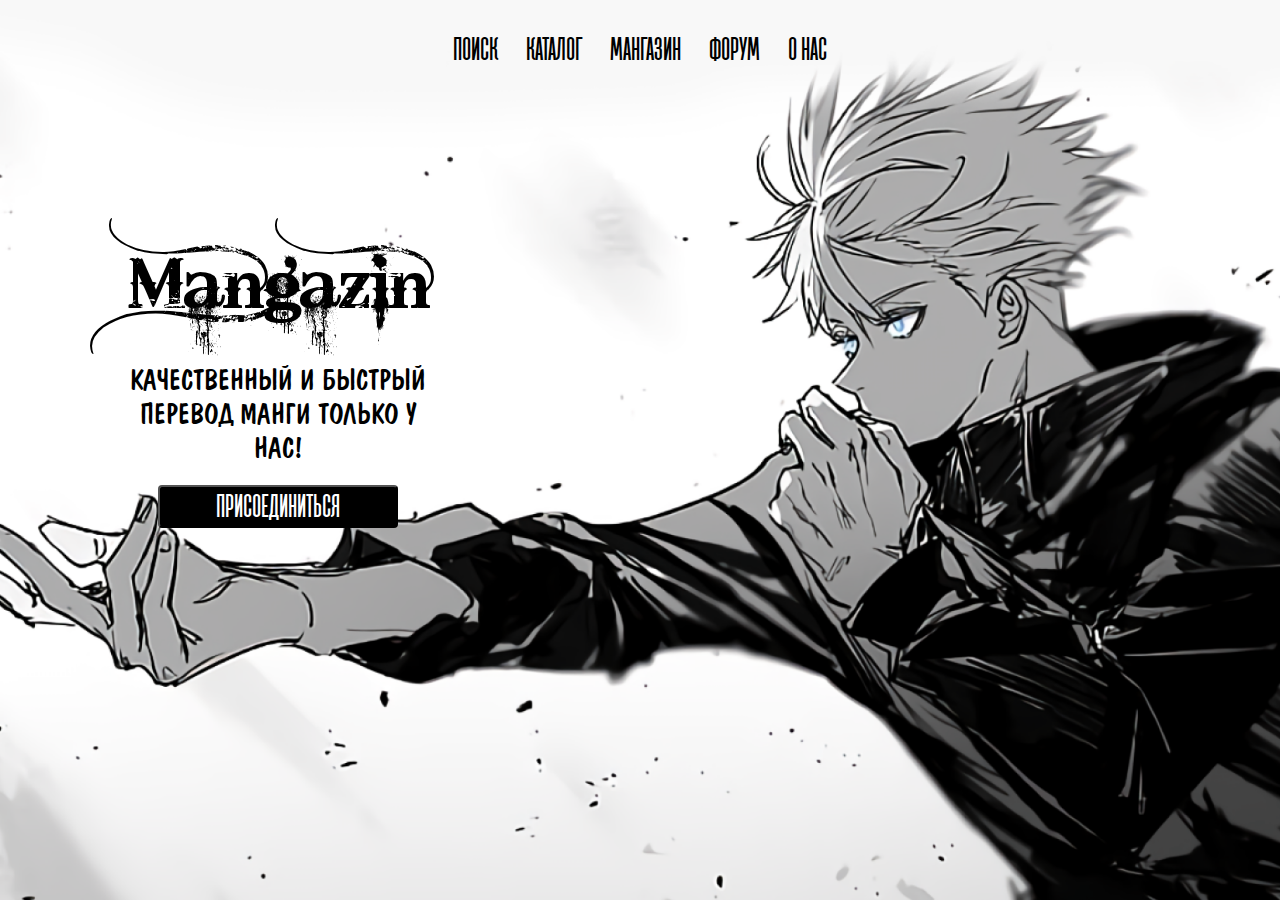
<file: index.html>
<!DOCTYPE html>
<html lang="en">
<head>
  <meta charset="UTF-8">
  <meta http-equiv="X-UA-Compatible" content="IE=edge">
  <meta name="viewport" content="width=device-width, initial-scale=1.0">
  <link rel="stylesheet" href="styles/common/style.css">
  <link rel="stylesheet" href="styles/common/header.css">
  <link rel="stylesheet" href="styles/pages/index.css">
  <title>Главная</title>
</head>
<body>
  <header>
    <div class="center">
      <a href="#">Поиск</a>
      <a href="#">Каталог</a>
      <a href="public/mangazin.html">Мангазин</a>
      <a href="public/forum.html">Форум</a>
      <a href="public/about.html">О нас</a>
    </div>
  </header>
  
  <div class="container">
    <div class="content">
      <h1><a href="public/mangazin.html">Mangazin</a></h1>
      <p>КАЧЕСТВЕННЫЙ И БЫСТРЫЙ ПЕРЕВОД МАНГИ ТОЛЬКО У НАС!</p>
      <button>ПРИСОЕДИНИТЬСЯ</button>
    </div>
  </div>
</body>
</html>
</file>
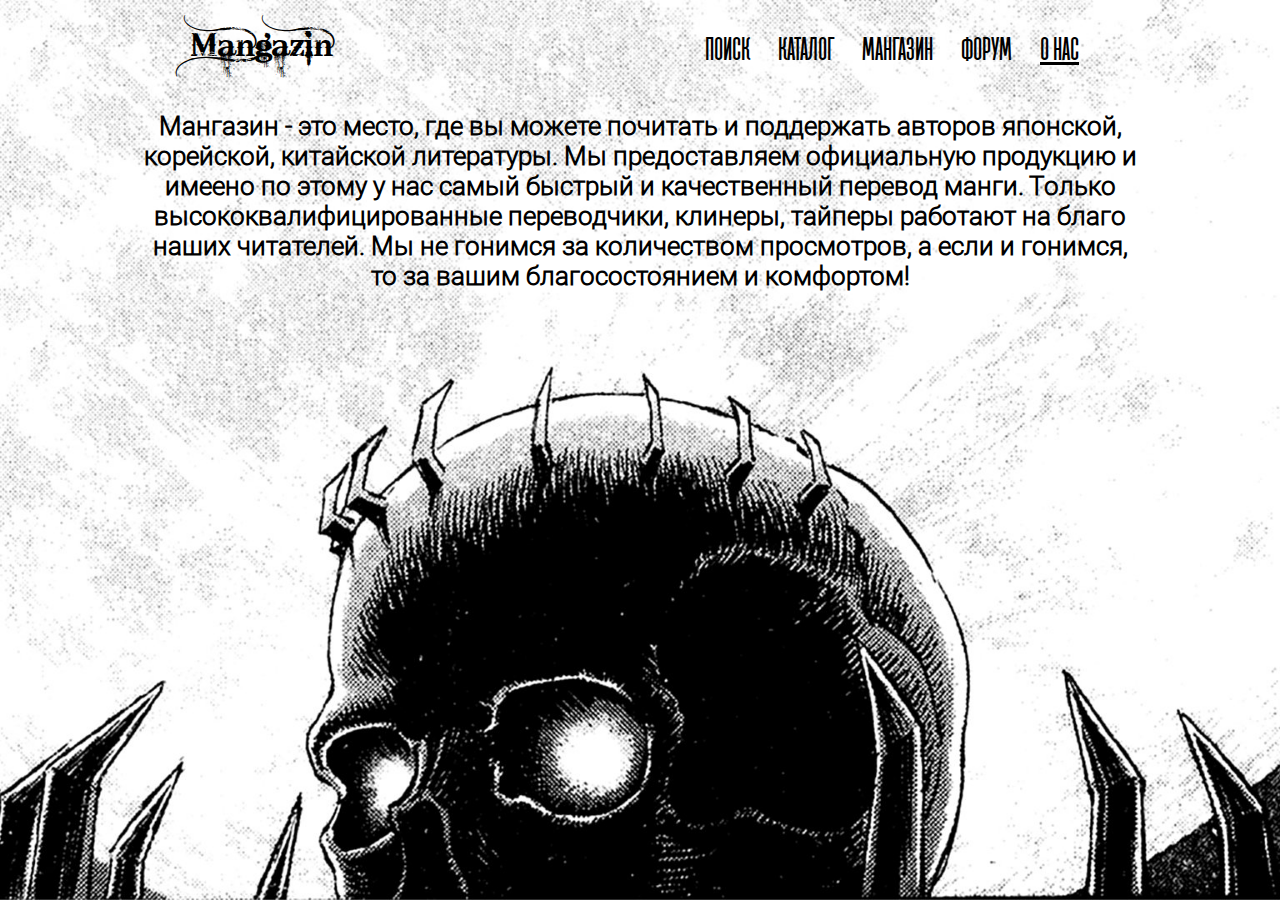
<file: public/about.html>
<!DOCTYPE html>
<html lang="en">
<head>
  <meta charset="UTF-8">
  <meta http-equiv="X-UA-Compatible" content="IE=edge">
  <meta name="viewport" content="width=device-width, initial-scale=1.0">
  <link rel="stylesheet" href="../styles/common/style.css">
  <link rel="stylesheet" href="../styles/common/header.css">
  <link rel="stylesheet" href="../styles/pages/about.css">
  <title>Document</title>
</head>
<body>
  <header>
    <a href="../index.html" class="logo">Mangazin</a>
    <div class="center">
      <a href="#">Поиск</a>
      <a href="#">Каталог</a>
      <a href="mangazin.html">Мангазин</a>
      <a href="forum.html">Форум</a>
      <a class="selected" href="">О нас</a>
    </div>
  </header>
  <div class="content">
    <p>Мангазин - это место, где вы можете почитать и поддержать авторов японской, корейской, китайской литературы. Мы предоставляем официальную продукцию 
      и имеено по этому у нас самый быстрый и качественный перевод манги. Только высококвалифицированные переводчики, клинеры, тайперы работают на благо наших читателей. Мы не гонимся за количеством просмотров, а если и гонимся, 
      то за вашим благосостоянием и комфортом!</p>
  </div>
</body>
</html>
</file>
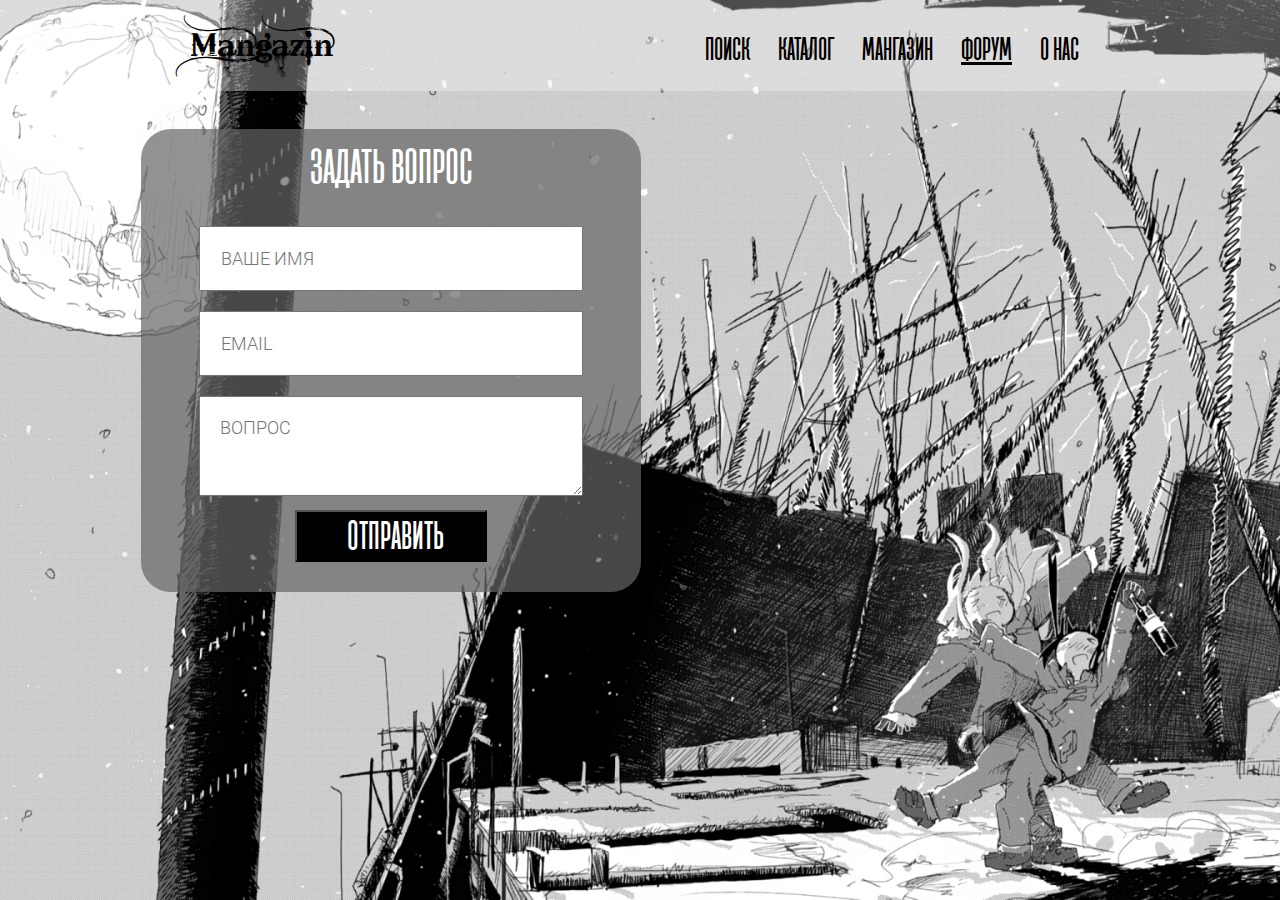
<file: public/forum.html>
<!DOCTYPE html>
<html lang="en">
<head>
  <meta charset="UTF-8">
  <meta http-equiv="X-UA-Compatible" content="IE=edge">
  <meta name="viewport" content="width=device-width, initial-scale=1.0">
  <link rel="stylesheet" href="../styles/common/style.css">
  <link rel="stylesheet" href="../styles/common/header.css">
  <link rel="stylesheet" href="../styles/pages/forum.css">
  <title>Document</title>
</head>
<body>
  <header>
    <a href="../index.html" class="logo">Mangazin</a>
    <div class="center">
      <a href="#">Поиск</a>
      <a href="#">Каталог</a>
      <a href="mangazin.html">Мангазин</a>
      <a class="selected" href="">Форум</a>
      <a href="about.html">О нас</a>
    </div>
  </header>

  <form class="forum-form">
    <h1>задать вопрос</h1>
    <input type="text" required placeholder="ВАШЕ ИМЯ"/><br />
    <input type="email" placeholder="EMAIL"/><br />
    <textarea placeholder="ВОПРОС" required></textarea><br />
    <button>ОТПРАВИТЬ</button>
  </form>
</body>
</html>
</file>
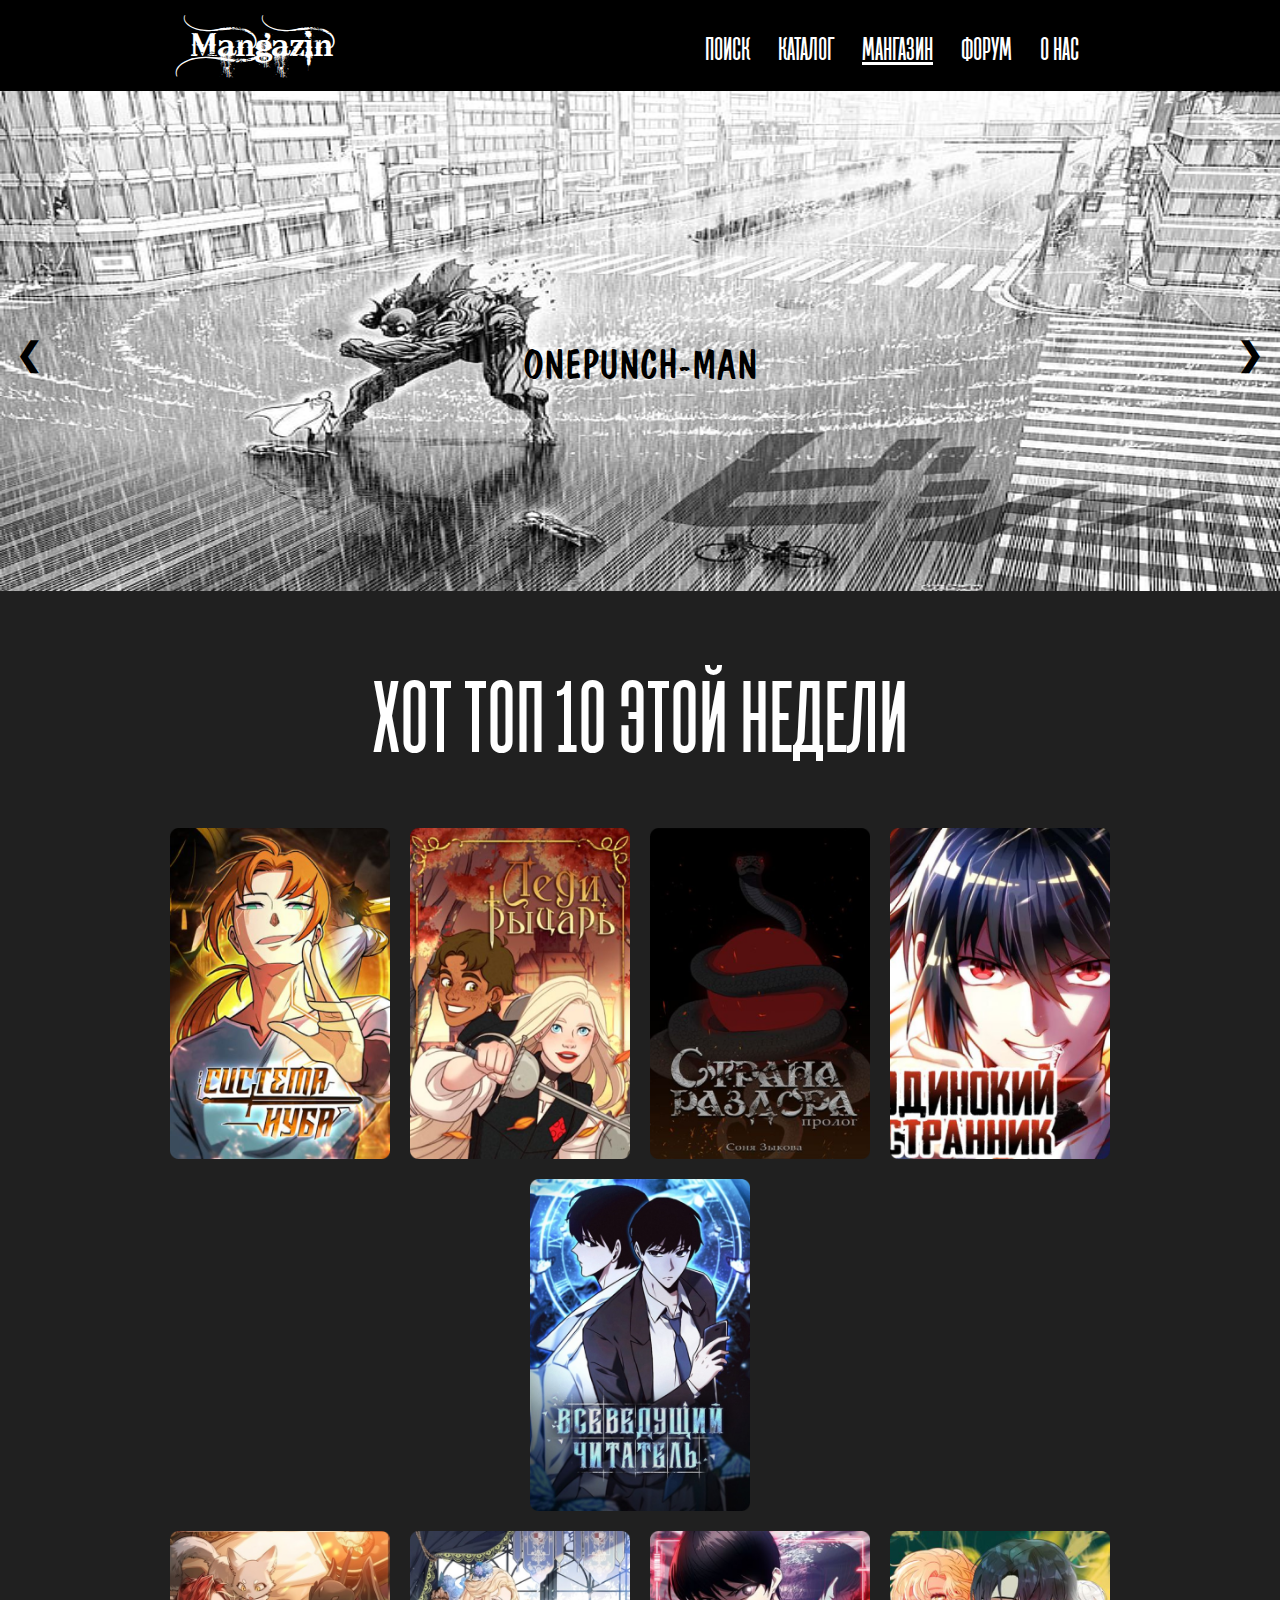
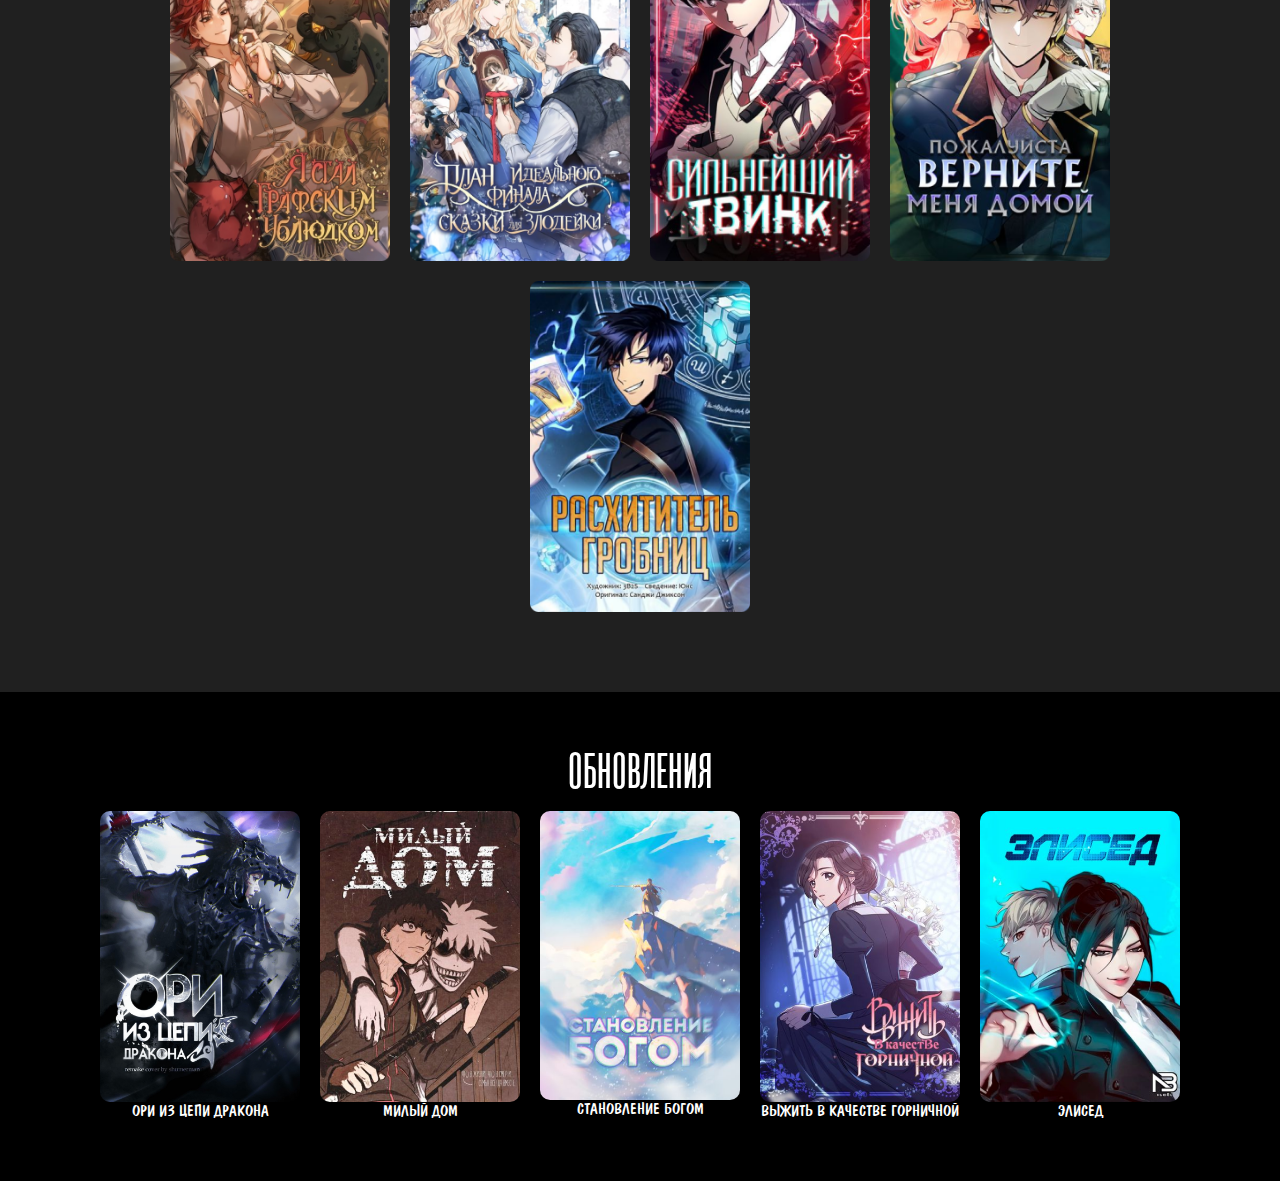
<file: public/mangazin.html>
<!DOCTYPE html>
<html lang="en">
<head>
  <meta charset="UTF-8">
  <meta http-equiv="X-UA-Compatible" content="IE=edge">
  <meta name="viewport" content="width=device-width, initial-scale=1.0">
  <link rel="stylesheet" href="../styles/common/style.css">
  <link rel="stylesheet" href="../styles/common/header.css">
  <link rel="stylesheet" href="../styles/pages/mangazin.css">
  <title>Главная</title>
</head>
<body>
  <header>
    <a href="../index.html" class="logo">Mangazin</a>
    <div class="center">
      <a href="#">Поиск</a>
      <a href="#">Каталог</a>
      <a class="selected" href="">Мангазин</a>
      <a href="forum.html">Форум</a>
      <a href="about.html">О нас</a>
    </div>
  </header>
  <div class="preview-container">
    <div class="slideshow-container">
      <div class="my-slides fade">
        <img src="../images/slider/1.jpg"/>
        <div class="text onepunch">onepunch-man</div>
      </div>
      <div class="my-slides fade">
        <img src="../images/slider/2.jpg"/>
        <div class="text volleyball">volleyball</div>
      </div>
      <div class="my-slides fade">
        <img src="../images/slider/3.png"/>
        <div class="text bleach">bleach</div>
      </div>
      <div class="my-slides fade">
        <img src="../images/slider/4.jpg"/>
        <div class="text"></div>
      </div>
      
    <a class="prev" id="prev" onclick="plusSlides(-1)">&#10094;</a>
    <a class="next" id="next" onclick="plusSlides(1)">&#10095;</a>
    </div>
  </div>
  <div class="top-container">
    <h2>хот топ 10 этой недели</h2>
    <div class="image-container">
        <img src="../images/hottop/1.png"/>
        <img src="../images/hottop/2.png"/>
        <img src="../images/hottop/3.png"/>
        <img src="../images/hottop/4.png"/>
        <img src="../images/hottop/5.png"/>
    </div>
    <div class="image-container">
        <img src="../images/hottop/6.png"/>
        <img src="../images/hottop/7.png"/>
        <img src="../images/hottop/8.png"/>
        <img src="../images/hottop/9.png"/>
        <img src="../images/hottop/10.png"/>
    </div>
  </div>
  <div class="update-container">
    <h2>обновления</h2>
    <div class="image-container">
      <div class="card">
        <img src="../images/updates/1.png"/>
        <p>
          <a href="preview.html">
            ори из цепи дракона</p>
          </a>
      </div>
      <div class="card">
        <img src="../images/updates/2.png"/>
        <p>милый дом</p>
      </div>
      <div class="card">
        <img src="../images/updates/3.png"/>
        <p>становление богом</p>
      </div>
      <div class="card">
        <img src="../images/updates/4.png"/>
        <p>выжить в качестве горничной</p>
      </div>
      <div class="card">
        <img src="../images/updates/5.png"/>
        <p>элисед</p>
      </div>
    </div>
  </div>
  <script src="../scripts/slider.js"></script>
</body>
</html>
</file>
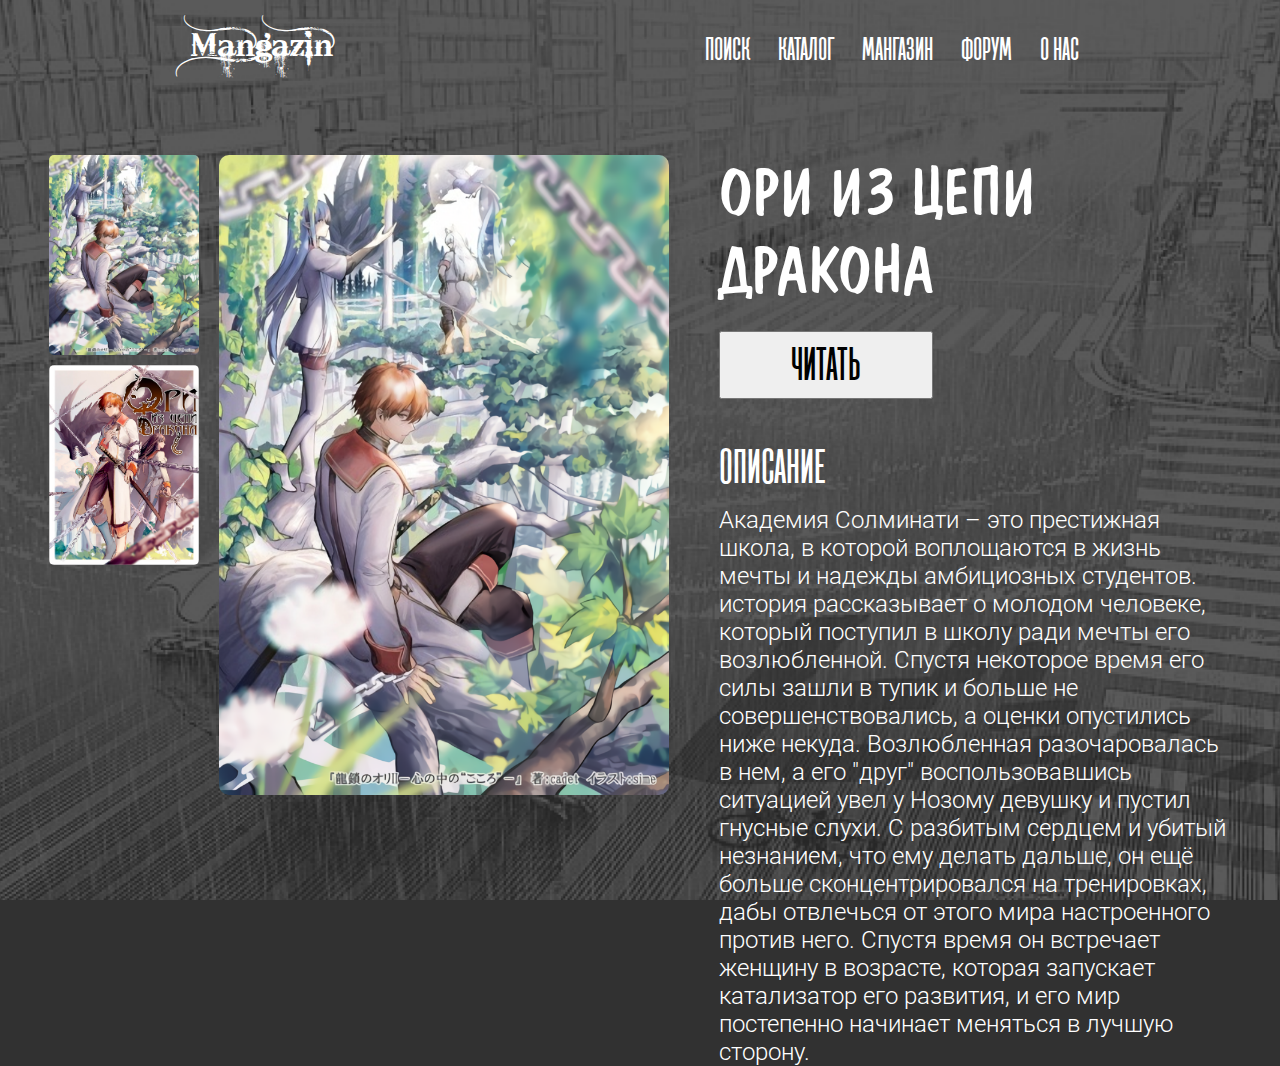
<file: public/preview.html>
<!DOCTYPE html>
<html lang="en">
<head>
  <meta charset="UTF-8">
  <meta http-equiv="X-UA-Compatible" content="IE=edge">
  <meta name="viewport" content="width=device-width, initial-scale=1.0">
  <link rel="stylesheet" href="../styles/common/style.css">
  <link rel="stylesheet" href="../styles/common/header.css">
  <link rel="stylesheet" href="../styles/pages/preview.css">
  <title>Ори из цепи дракона</title>
</head>
<body>
  <header>
    <a href="../index.html" class="logo">Mangazin</a>
    <div class="center">
      <a href="#">Поиск</a>
      <a href="#">Каталог</a>
      <a href="mangazin.html">Мангазин</a>
      <a href="forum.html">Форум</a>
      <a href="about.html">О нас</a>
    </div>
  </header>
  <div class="preview-container">
    <div class="image-container">
      <div class="image-list">
        <img id="firstImage" src="../images/preview/1.png"/>
        <img id="secondImage" src="../images/preview/2.png"/>
      </div>
      <div class="main-image">
        <img id="image-preview" src="../images/preview/1.png" width="450" height="640" />
      </div>
    </div>
    <div class="info-container">
      <h1>ори из цепи дракона</h1>
      <button>ЧИТАТЬ</button>
      <h2>описание</h2>
      <p>Академия Солминати – это престижная школа, в которой воплощаются в жизнь мечты и надежды амбициозных студентов. история рассказывает о молодом человеке, который поступил в школу ради мечты его возлюбленной. Спустя некоторое время его силы зашли в тупик и больше не совершенствовались, а оценки опустились ниже некуда. Возлюбленная разочаровалась в нем, а его "друг" воспользовавшись ситуацией увел у Нозому девушку и пустил гнусные слухи. С разбитым сердцем и убитый незнанием, что ему делать дальше, он ещё больше сконцентрировался на тренировках, дабы отвлечься от этого мира настроенного против него. Спустя время он встречает женщину в возрасте, которая запускает катализатор его развития, и его мир постепенно начинает 
        меняться в лучшую сторону.</p>
    </div>
  </div>
  <script src="../scripts/imageSelector.js"></script>
</body>
</html>
</file>
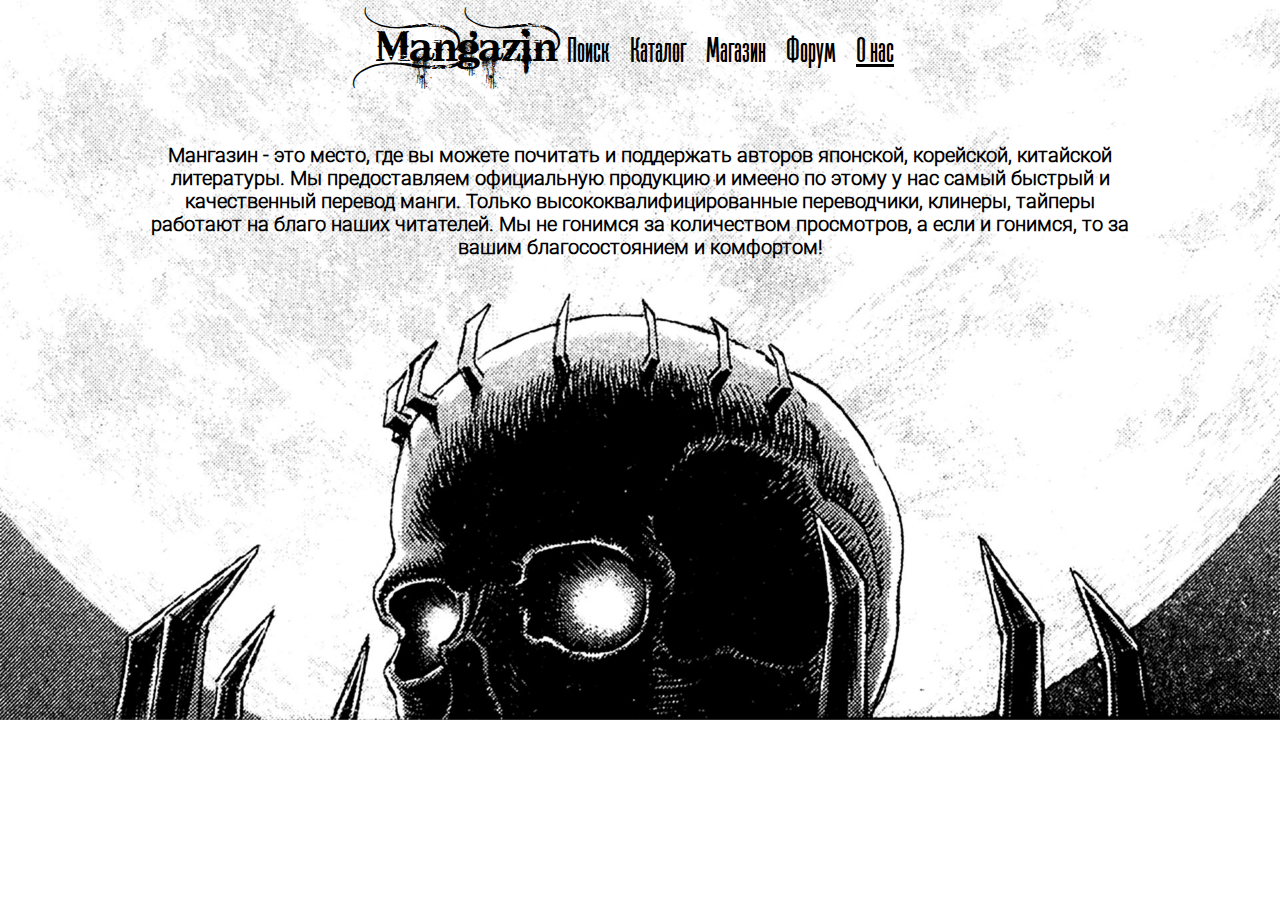
<file: Mangazin/public/about.html>
<!DOCTYPE html>
<html lang="en">
<head>
  <meta charset="UTF-8">
  <meta http-equiv="X-UA-Compatible" content="IE=edge">
  <meta name="viewport" content="width=device-width, initial-scale=1.0">
  <link rel="stylesheet" href="../styles/common/header.css">
  <link rel="stylesheet" href="../styles/sheets/about.css">
  <link rel="stylesheet" href="../styles/fonts.css">
  <link rel="stylesheet" href="../styles/style.css">
  <title>О нас</title>
</head>
<body>
  <header>
    <span class="home-link">
      <a href="index.html">Mangazin</a>
    </span>
    <ul>
      <li><a href="#">Поиск</a></li>
      <li><a href="#">Каталог</a></li>
      <li><a href="mangazin.html">Магазин</a></li>
      <li><a href="forum.html">Форум</a></li>
      <li><a class="selected" href="">О нас</a></li>
    </ul>
  </header>
  <div class="description">
    <p>Мангазин - это место, где вы можете почитать и поддержать авторов японской, корейской, китайской литературы. Мы предоставляем официальную продукцию 
      и имеено по этому у нас самый быстрый и качественный перевод манги. Только высококвалифицированные переводчики, клинеры, тайперы работают на благо наших читателей. Мы не гонимся за количеством просмотров, а если и гонимся, 
      то за вашим благосостоянием и комфортом!</p>
  </div>
</body>
</html>
</file>
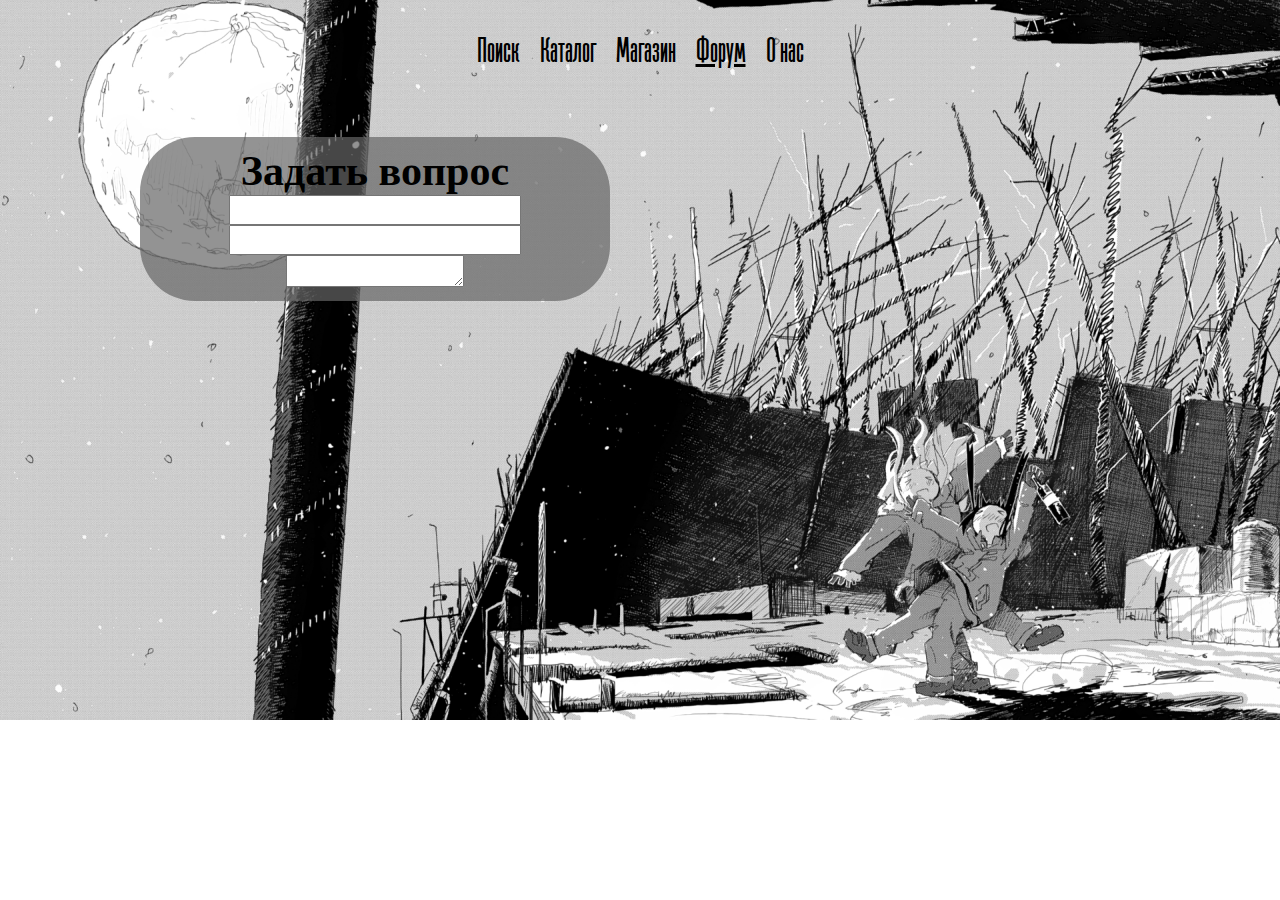
<file: Mangazin/public/forum.html>
<!DOCTYPE html>
<html lang="en">
<head>
  <meta charset="UTF-8">
  <meta http-equiv="X-UA-Compatible" content="IE=edge">
  <meta name="viewport" content="width=device-width, initial-scale=1.0">
  <link rel="stylesheet" href="../styles/style.css">
  <link rel="stylesheet" href="../styles/fonts.css">
  <link rel="stylesheet" href="../styles/common/header.css">
  <link rel="stylesheet" href="../styles/sheets/forum.css">
  <title>Форум</title>
</head>
<body>
  <header>
    <ul>
      <li><a href="#">Поиск</a></li>
      <li><a href="#">Каталог</a></li>
      <li><a href="mangazin.html">Магазин</a></li>
      <li><a class="selected" href="">Форум</a></li>
      <li><a href="about.html">О нас</a></li>
    </ul>
  </header>
  <form class="forum-form">
    <h2>Задать вопрос</h2>
    <input type="text"/> <br/>
    <input type="text"/> <br/>
    <textarea></textarea>
  </form>
</body>
</html>
</file>
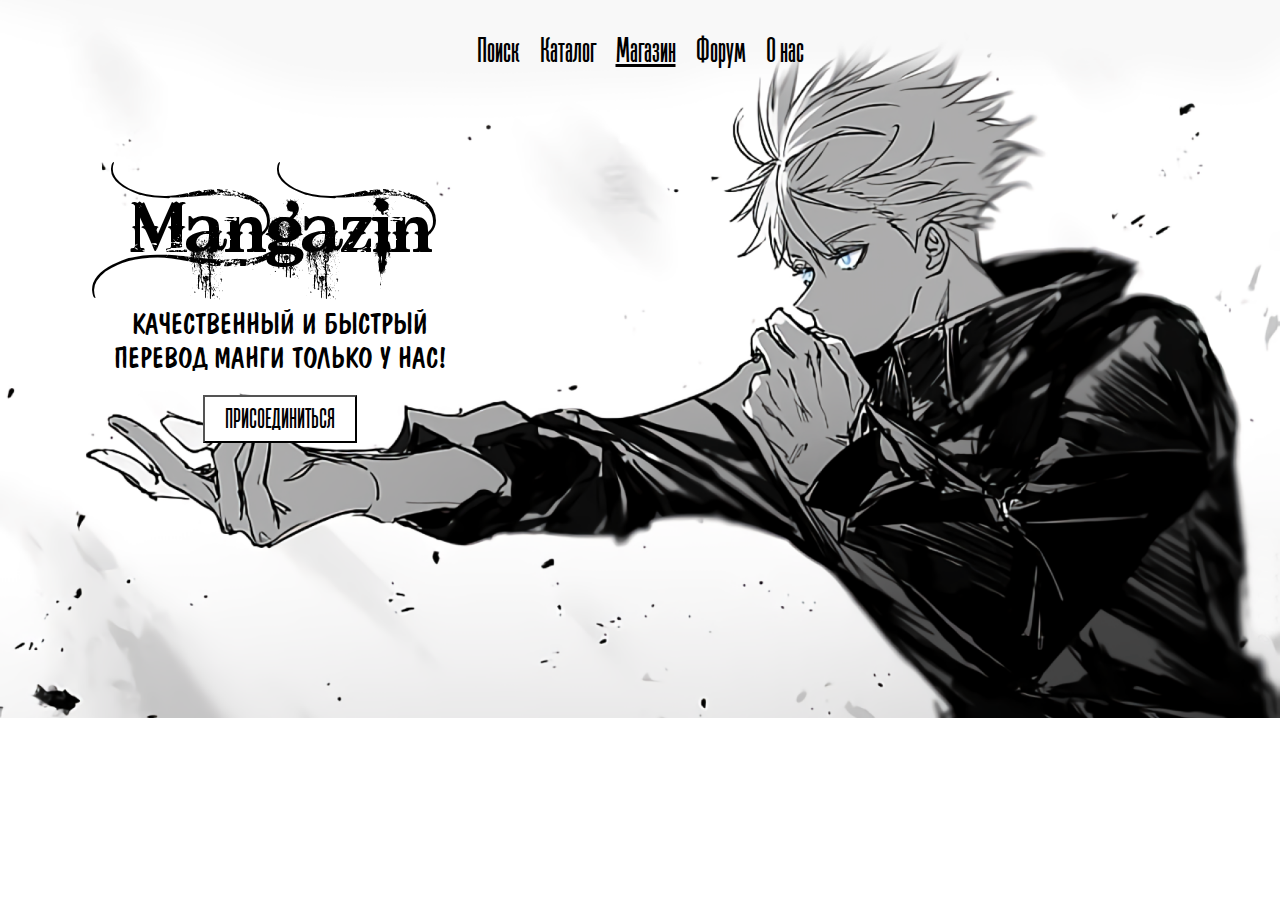
<file: Mangazin/public/mangazin.html>
<!DOCTYPE html>
<html lang="en">
<head>
  <meta charset="UTF-8">
  <meta http-equiv="X-UA-Compatible" content="IE=edge">
  <meta name="viewport" content="width=device-width, initial-scale=1.0">
  <link rel="stylesheet" href="../styles/common/header.css">
  <link rel="stylesheet" href="../styles/style.css">
  <link rel="stylesheet" href="../styles/sheets/index.css">
  <link rel="stylesheet" href="../styles/fonts.css">
  <title>Мангазин</title>
</head>
<header>
  <ul>
    <li><a href="#">Поиск</a></li>
    <li><a href="#">Каталог</a></li>
    <li><a class="selected" href="">Магазин</a></li>
    <li><a href="forum.html">Форум</a></li>
    <li><a href="about.html">О нас</a></li>
  </ul>
</header>
<body>
  <div class="preview">
    <div class="content">
      <h1>Mangazin</h1>
      <p>КАЧЕСТВЕННЫЙ И БЫСТРЫЙ <br /> ПЕРЕВОД МАНГИ ТОЛЬКО У НАС!</p>
      <button>ПРИСОЕДИНИТЬСЯ</button>
    </div>
  </div>
</body>
</html>
</file>
<file: styles/common/style.css>
* {
  margin: 0;
  padding: 0;
  box-sizing: border-box;
}

@font-face {
  font-family: bleeding-cowboys;
  src: url('../../fonts/Bleeding_Cowboys.ttf');
}

@font-face {
  font-family: blue-screens;
  src: url('../../fonts/TT-Bluescreens-Bold.ttf');
}

@font-face {
  font-family: adomino;
  src: url('../../fonts/adomino.ttf');
}

@font-face {
  font-family: roboto;
  src: url('../../fonts/Roboto-Light.ttf');
}
</file>
<file: styles/common/header.css>
header {
  overflow: hidden;
  padding: 10px;
  display: flex;
  width: 100%;
  justify-content: space-around;
  user-select: none;
}

header a {
  text-decoration: none;
  color: #000;
}

header .logo {
  font-size: xx-large;
  display: flex;
  justify-content: start;
  font-family: bleeding-cowboys;
}

header .center {
  font-size: xx-large;
  margin-top: 20px;
}

header .center a {
  padding: 10px;
  font-family: blue-screens;
  text-transform: uppercase;
}

header .center a:hover {
  text-decoration: underline;
}

.selected {
  text-decoration: underline;
}

@media screen and (min-width: 1600px) {
  header a {
    font-size: 40px;
  }
}

@media screen and (max-width: 600px) {
  header {
    display: block;
    text-align: center;
    border-bottom: 1px solid #000;
  }

  header {
    display: flex;
    text-align: center;
    flex-direction: column;
  }

  header .center {
    display: flex;
    flex-direction: column;
  }

  header .logo {
    text-align: center;
  }
}
</file>
<file: styles/pages/index.css>
body {
  background: url('../../images/backgrounds/main.png') no-repeat center top fixed;
  -webkit-background-size: cover;
  -moz-background-size: cover;
  -o-background-size: cover;
  background-size: cover;
}

.content {
  text-align: center;
  max-width: 300px;
  display: flex;
  flex-direction: column;
  margin: 10% 10%;
}

.content a {
  text-decoration: none;
  color: #000;
}

.content h1 {
  font-family: bleeding-cowboys;
  font-size: 70px;
  font-weight: 500;
}

.content p {
  font-family: adomino;
  font-size: 28px;
  text-transform: uppercase;
}

.content button {
  background-color: #000;
  color: #fff;
  border-radius: 4px;
  font-family: blue-screens;
  font-size: 32px;
  margin: 20px auto;
  width: 80%;
  text-transform: uppercase;
  cursor: pointer;
}

.content button:hover {
  background-color: #fff;
  color: #000;
}

@media screen and (max-width:600px) {
  .content {
    max-width: 200px;
    margin: 0;
    margin: 20px auto;
  }

  .content h1 {
    font-size: 40px;
  }

  .content p {
    font-size: 20px;
  }

  .content button {
    font-size: 22px;
  }
}

@media screen and (min-width:1600px) {
  .content {
    max-width: 400px;
  }

  .content h1 {
    font-size: 80px;
  }

  .content p {
    font-size: 32px;
  }

  .content button {
    font-size: 36px;
  }
}
</file>
<file: styles/pages/about.css>
body {
  background: url('../../images/backgrounds/about.png') no-repeat center top fixed;
  -webkit-background-size: cover;
  -moz-background-size: cover;
  -o-background-size: cover;
  background-size: cover;
}

.content {
  margin: 20px auto;
  max-width: 1000px;
}

.content p {
  text-align: center;
  font-family: roboto;
  font-size: 26px;
  font-weight: bold;
}
</file>
<file: styles/pages/forum.css>
body {
  background: url('../../images/backgrounds/forum.png') no-repeat center top fixed;
  -webkit-background-size: cover;
  -moz-background-size: cover;
  -o-background-size: cover;
  background-size: cover;
}

header {
  background-color: rgba(255, 255, 255, 0.3);
}

.forum-form {
  max-width: 500px;
  border-radius: 30px;
  padding: 10px;
  margin: 3% 11%;
  background-color: rgba(101, 101, 101, 0.7);
  text-align: center;
}

.forum-form h1 {
  color: #fff;
  font-family: blue-screens;
  text-transform: uppercase;
  font-size: 48px;
  margin-bottom: 20px;
}

.forum-form input {
  font-family: roboto;
  font-size: 18px;
  padding: 20px;
  width: 80%;
  margin: 10px;
}

.forum-form textarea {
  font-family: roboto;
  font-size: 18px;
  padding: 20px;
  width: 80%;
  min-height: 100px;
  max-height: 400px;
  margin: 10px;
  resize: vertical;
}

.forum-form button {
  font-family: blue-screens;
  font-size: 40px;
  padding: 0 50px;
  margin-bottom: 20px;
  max-width: 40%;
  background-color: #000;
  color: #fff;
  cursor: pointer;
}

.forum-form button:hover {
  background-color: #fff;
  color: #000;
}
</file>
<file: styles/pages/mangazin.css>
header {
  background-color: #000;
}

header a {
  color: #fff;
}

/*СЛАЙДЕР*/

.slideshow-container {
  width: 100%;
  position: relative;
  margin: auto;
}

.slideshow-container .prev, .next {
  cursor: pointer;
  position: absolute;
  top: 50%;
  width: auto;
  margin-top: -22px;
  padding: 16px;
  color: rgb(0, 0, 0);
  font-weight: bold;
  font-size: 32px;
  transition: 0.6s ease;
  border-radius: 0 3px 3px 0;
  user-select: none;
}

.slideshow-container .text {
  text-transform: uppercase;
  position: absolute;
  width: 100%;
  color: #000;
  font-family: adomino;
  user-select: none;
}

.onepunch {
  top: 50%;
  text-align: center;
  font-size: 40px;
}

.volleyball {
  top: 40%;
  text-align: center;
  font-size: 80px;
}

.bleach {
  text-align: right;
  top: 40%;
  font-size: 70px;
  right: 10%;
}

.slideshow-container .next {
  right: 0;
  border-radius: 3px 0 0 3px;
}

.slideshow-container .my-slides {
  display: none;
  width: 100%;
  height: 500px;
}

.slideshow-container .my-slides img {
  width: 100%;
  height: 100%;
}

.slideshow-container .fade {
  animation: fade;
  animation-duration: 1.5s;
}

@keyframes fade {
  from {opacity: .4;}
  to {opacity: 1;}
}

/*ТОП*/

.top-container {
  background-color: #202020;
  padding: 70px;
  text-align: center;
}

.top-container h2 {
  margin-bottom: 40px;
  color: #fff;
  text-transform: uppercase;
  font-family: blue-screens;
  font-size: 100px;
}

.top-container .image-container {
  display: flex;
  justify-content: center;
  flex-direction: row;
  flex-wrap: wrap;
}

.top-container .image-container img {
  max-width: 220px;
  margin: 10px;
}

/*ОБНОВЛЕНИЯ*/

.update-container {
  background-color: #000;
  padding: 50px;
}

.update-container .image-container {
  display: flex;
  justify-content: center;
  flex-direction: row;
  flex-wrap: wrap;
}

.update-container h2 {
  color: #fff;
  text-align: center;
  font-family: blue-screens;
  text-transform: uppercase;
  font-size: 50px;
}

.update-container .card {
  text-align: center;
  margin: 10px;
  display: flex;
  flex-direction: column;
  max-width: 200px;
}

.update-container .card p {
  color: #fff;
  font-family: adomino;
  text-transform: uppercase;
}

.update-container .card a {
  color: #fff;
  text-decoration: none;
}

.update-container .card img {
  transition: transform .2s;
  border-radius: 10px;
}

.update-container .card img:hover {
  transform: scale(1.2);
}

@media screen and (min-width: 1600px) {
  .top-container .image-container img {
    max-width: 350px;
  }
  .update-container .image-container .card {
    max-width: 290px;
  }
  .update-container .image-container .card p {
    font-size: xx-large;
  }
  .top-container h2 {
    margin-bottom: 20px;
    font-size: 60px;
  }
  .update-container h2 {
    margin-bottom: 20px;
    font-size: 60px;
  }
}

@media screen and (max-width: 700px) {
  .my-slides {
    height: 100px;
  }

  .top-container .image-container img {
    max-width: 120px;
    margin: 5px;
  }

  .update-container .image-container .card {
    max-width: 120px;
    margin: 5px;
  }

  .top-container h2 {
    margin-bottom: 20px;
    font-size: x-large;
  }
  
  .update-container h2 {
    margin-bottom: 20px;
    font-size: x-large;
  }
}
</file>
<file: styles/pages/preview.css>
body {
  background: url('../../images/backgrounds/preview.png') no-repeat center top fixed rgb(49, 49, 49);
  -webkit-background-size: cover;
  -moz-background-size: cover;
  -o-background-size: cover;
  background-size: cover;
}

header a {
  color: #fff;
}

.preview-container {
  display: flex;
  justify-content: space-evenly;
  margin-top: 5%;
}

.image-container {
  display: flex;
  flex-direction: row;
}

.image-list {
  display: flex;
  flex-direction: column;
  margin-right: 20px;
}

.image-list img {
  width: 150px;
  height: 200px;
  margin-bottom: 10px;
  border-radius: 5px;
  cursor: pointer;
}

.main-image img {
  width: 450px;
  height: 640px;
  border-radius: 10px;
}

.info-container {
  width: 40%;
  color: #fff;
}

.info-container h1 {
  text-transform: uppercase;
  font-family: adomino;
  font-size: 64px;
  font-weight: 200;
}

.info-container button {
  margin-top: 20px;
  padding: 5px 70px;
  font-family: blue-screens;
  text-transform: uppercase;
  font-size: 46px;
  cursor: pointer;
}

.info-container button:hover {
  background-color: #000;
  color: #fff;
}

.info-container h2 {
  margin-top: 40px;
  text-transform: uppercase;
  font-family: blue-screens;
  font-size: 48px;
}

.info-container p {
  margin-top: 10px;
  font-family: roboto;
  font-size: 24px;
}
</file>
<file: Mangazin/styles/common/header.css>
header {
  display: flex;
  justify-content: center;
  font-family: blue-screens;
}

header a {
  text-decoration: none;
  color: #000;
}

header ul {
  list-style: none;
  display: inline-flex;
  padding-top: 20px;
}

header ul li {
  margin: 10px;
}

header ul li a {
  text-decoration: none;
  font-size: 2.5rem;
  color: #000;
}

header .selected {
  text-decoration: underline;
}

header .home-link {
  font-size: 3rem;
  font-family: bleeding-cowboys;
}
</file>
<file: Mangazin/styles/sheets/about.css>
body {
  background: url('../../images/backgrounds/about.png');
  background-repeat: no-repeat;
  background-size: 100%;
}

.description {
  margin: 50px auto;
  text-align: center;
  max-width: 70rem;
  font-family: roboto;
  font-size: 1.4rem;
  font-weight: 800;
}
</file>
<file: Mangazin/styles/fonts.css>
@font-face {
  font-family: bleeding-cowboys;
  src: url('../fonts/Bleeding_Cowboys.ttf');
}

@font-face {
  font-family: blue-screens;
  src: url('../fonts/TT-Bluescreens-Bold.ttf');
}

@font-face {
  font-family: adomino;
  src: url('../fonts/adomino.ttf');
}

@font-face {
  font-family: roboto;
  src: url('../fonts/Roboto-Light.ttf');
}
</file>
<file: Mangazin/styles/style.css>
* {
  margin: 0;
  padding: 0;
}

html {
  font-size: 14px;
}
</file>
<file: Mangazin/styles/sheets/forum.css>
body {
  background: url('../../images/backgrounds/forum.png');
  background-repeat: no-repeat;
  background-size: 100%;
}

.forum-form {
  margin: 4rem 10rem;
  border-radius: 55px;
  background: rgba(101, 101, 101, 0.7);
  padding: 10px;
  text-align: center;
  max-width: 450px;
}

.forum-form h2 {
  font-size: 3rem;
}

.forum-form input {
  font-size: 1.6rem;
}
</file>
<file: Mangazin/styles/sheets/index.css>
body {
  background: url('../../images/backgrounds/main.png');
  background-repeat: no-repeat;
  background-size: cover;
}

.preview {
  display: block;
  margin-left: 30px;
  margin-top: 70px;
  max-width: 500px;
  text-align: center;
}

.preview h1 {
  font-family: bleeding-cowboys;
  font-size: 5rem;
  font-weight: 500;
}

.preview p {
  font-family: adomino;
  font-style: normal;
  font-size: 2rem;
}

.preview button {
  margin-top: 20px;
  padding: 5px 20px;
  font-size: 2rem;
  color: #000;
  background-color: #fff;
  cursor: pointer;
  font-family: blue-screens;
}

.preview button:hover {
  color: #fff;
  background-color: #000;
}
</file>
